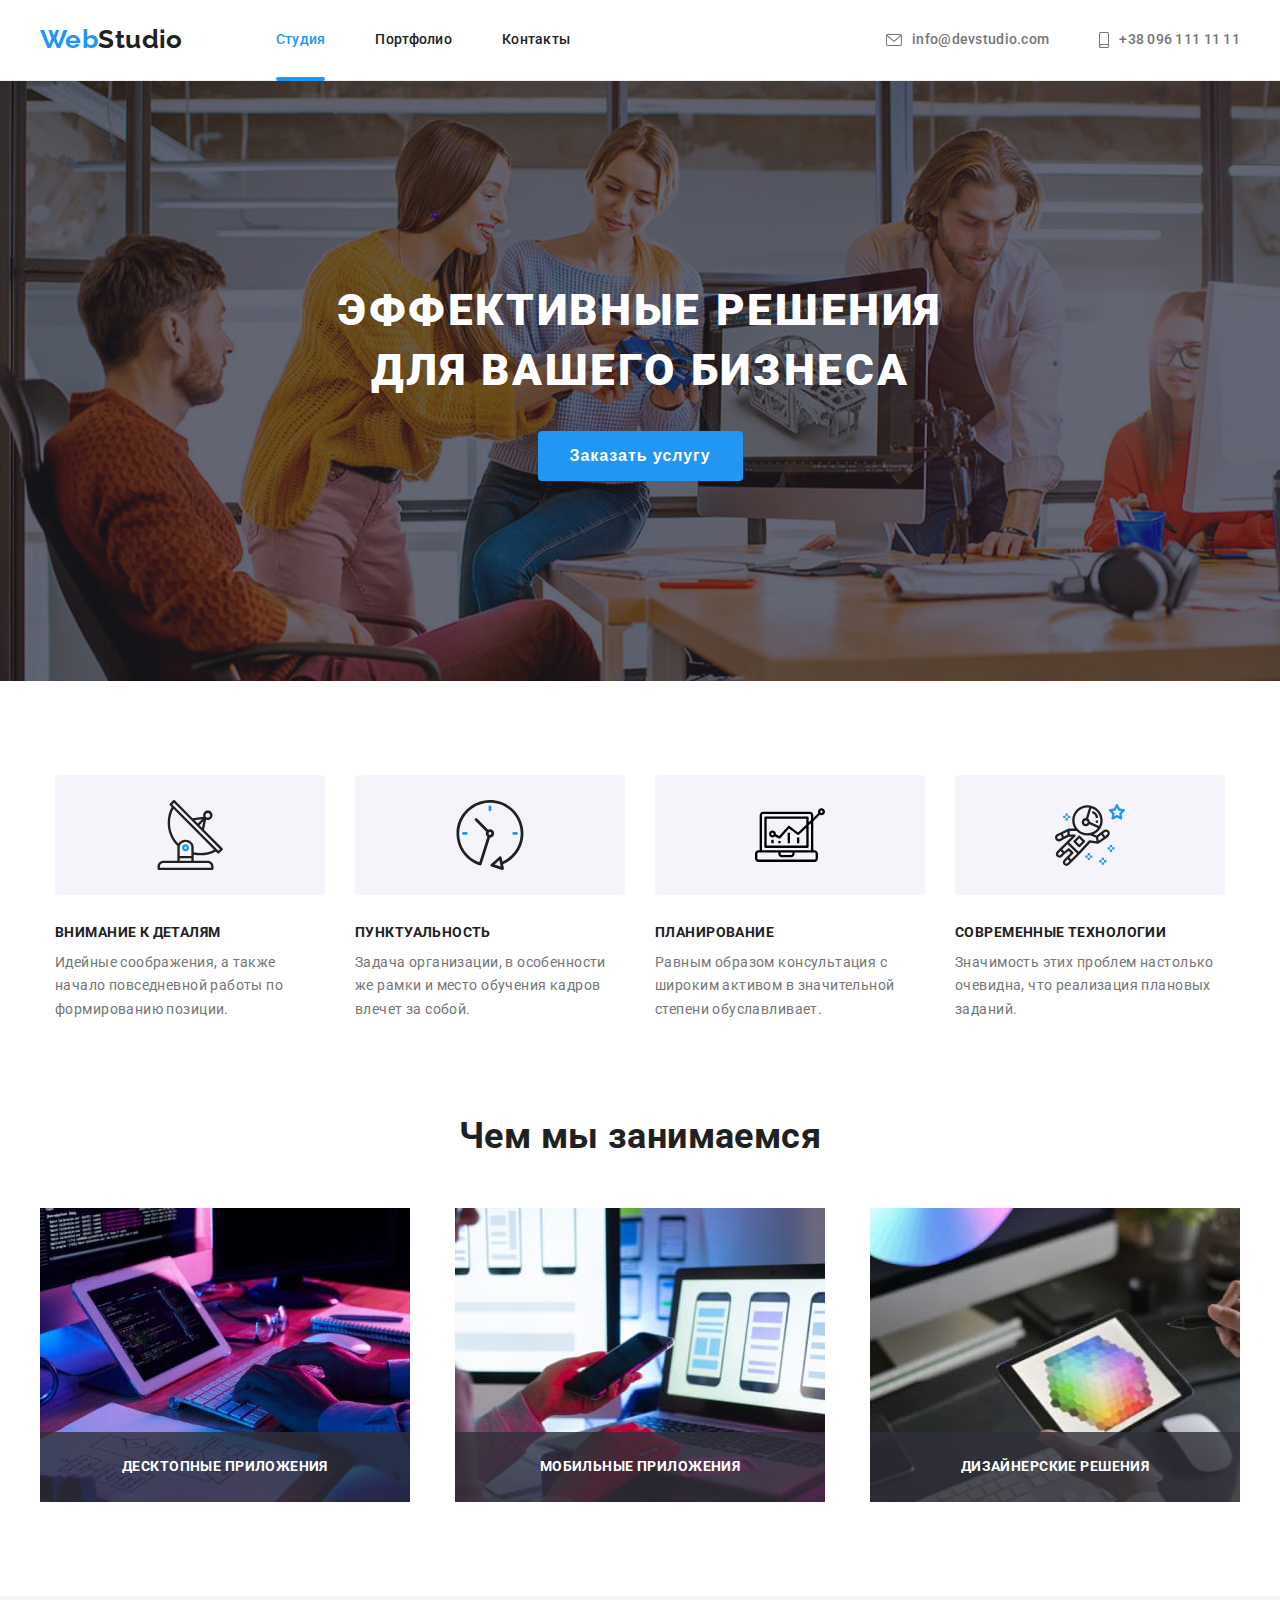
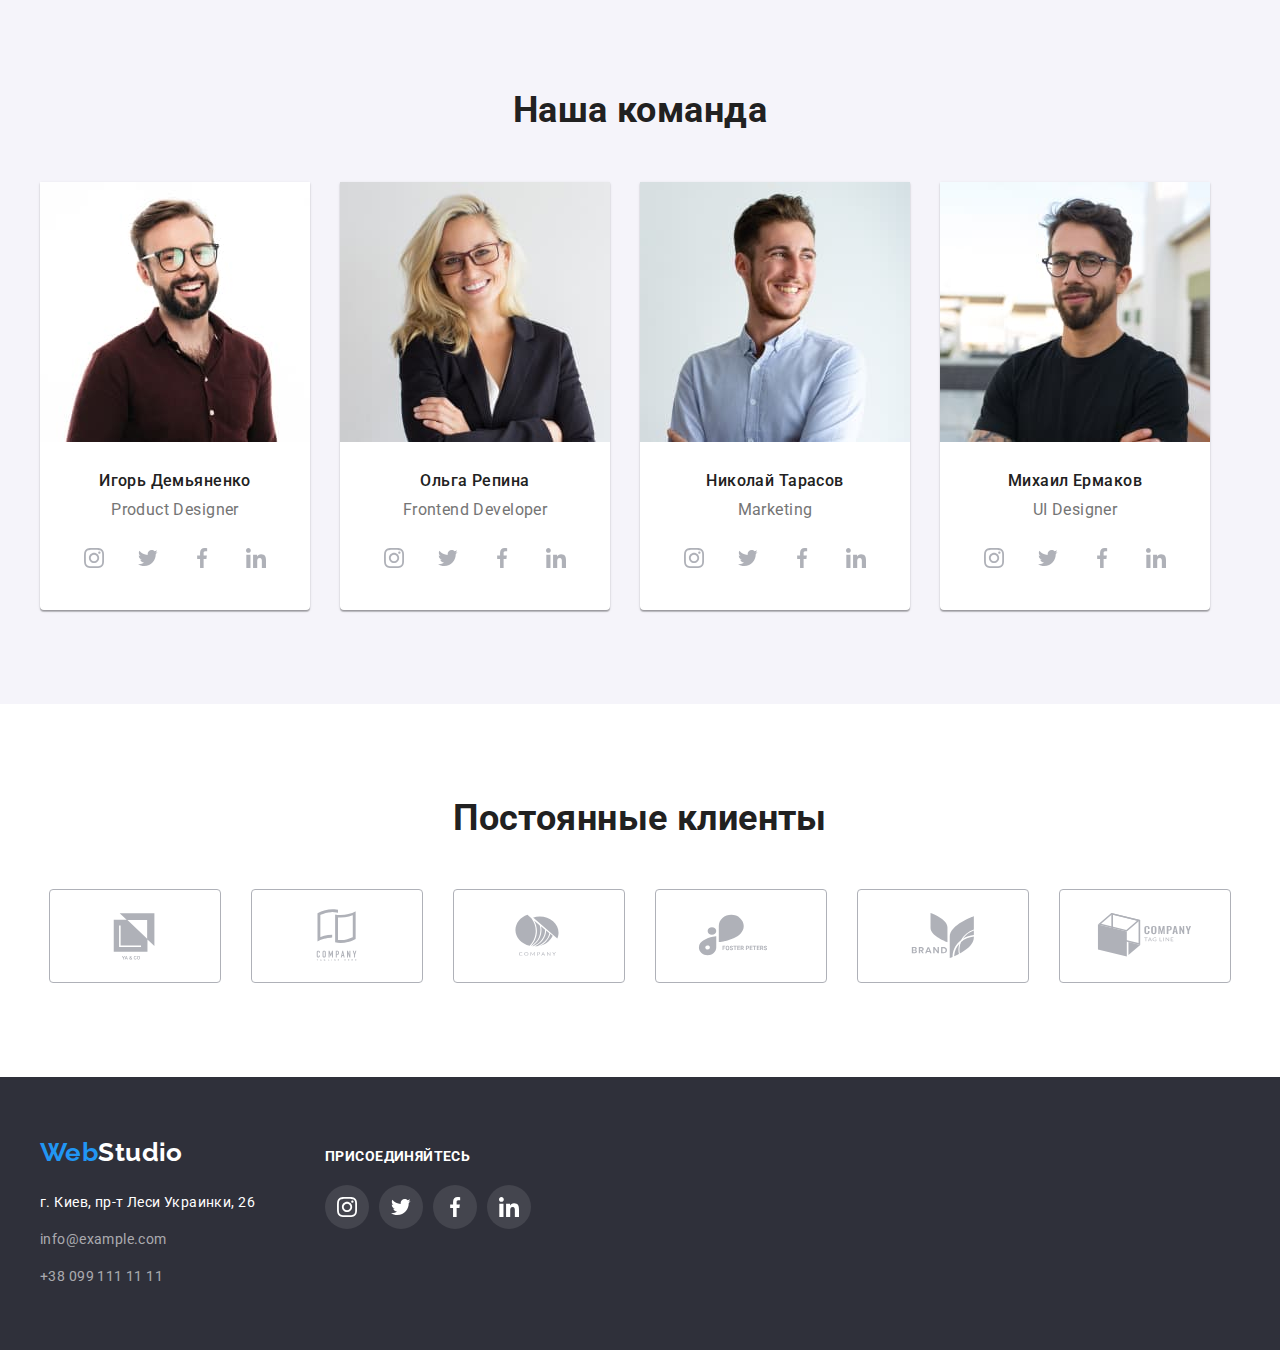
<file: index.html>
<!DOCTYPE html>
<html lang="ru">
  <head>
    <meta charset="UTF-8" />
    <meta http-equiv="X-UA-Compatible" content="IE=edge" />
    <meta name="viewport" content="width=device-width, initial-scale=1.0" />
    <title>Студия</title>
    <link rel="preconnect" href="https://fonts.googleapis.com" />
    <link rel="preconnect" href="https://fonts.gstatic.com" crossorigin />
    <link
      href="https://fonts.googleapis.com/css2?family=Raleway:wght@700&family=Roboto:wght@400;500;700;900&display=swap"
      rel="stylesheet"
    />
    <link
      rel="stylesheet"
      href="https://cdnjs.cloudflare.com/ajax/libs/modern-normalize/1.1.0/modern-normalize.min.css"
      integrity="sha512-wpPYUAdjBVSE4KJnH1VR1HeZfpl1ub8YT/NKx4PuQ5NmX2tKuGu6U/JRp5y+Y8XG2tV+wKQpNHVUX03MfMFn9Q=="
      crossorigin="anonymous"
      referrerpolicy="no-referrer"
    />
    <link rel="stylesheet" href="./css/styles.css" />
  </head>
  <body>
    <!-- шапка сайта -->

    <header class="header">
      <div class="container">
        <nav class="main-nav">
          <a href="index.html" class="logo-header"
            >Web<span class="slogo">Studio</span></a
          >
          <ul class="site-nav">
            <li class="item">
              <a href="index.html" class="link current">Студия</a>
            </li>
            <li class="item">
              <a href="portfolio.html" class="link">Портфолио</a>
            </li>
            <li class="item"><a href="#" class="link">Контакты</a></li>
          </ul>
          <ul class="auth-nav">
            <li class="item">
              <a href="mailto:info@devstudio.com" class="link">
                <svg class="mail-icon" width="16" height="12">
                  <use href="./images/symbol-defs.svg#icon-mail"></use>
                </svg>
                info@devstudio.com</a
              >
            </li>
            <li class="item">
              <a href="tel:+380961111111" class="link">
                <svg class="phone-icon" width="10" height="16">
                  <use href="./images/symbol-defs.svg#icon-phone"></use>
                </svg>
                +38 096 111 11 11</a
              >
            </li>
          </ul>
        </nav>
      </div>
    </header>

    <main>
      <!-- герой -->
      <section class="hero">
        <div class="container">
          <h1 class="hero-title">Эффективные решения для вашего бизнеса</h1>
          <button data-modal-open type="button" class="hero-button">
            Заказать услугу
          </button>
        </div>
      </section>
      <section class="section recital">
        <div class="container">
          <h2 hidden>Особенности</h2>
          <ul class="peculiarities">
            <li class="peculiarities-list">
              <div class="peculiarities-block">
                <div class="peculiarities-picture">
                  <svg class="peculiarities-icon" width="70" height="70">
                    <use href="./images/symbol-defs.svg#icon-antena"></use>
                  </svg>
                </div>
                <h3 class="section-features">Внимание к деталям</h3>
                <p class="features-description">
                  Идейные соображения, а также начало повседневной работы по
                  формированию позиции.
                </p>
              </div>
            </li>
            <li class="peculiarities-list">
              <div class="peculiarities-block">
                <div class="peculiarities-picture">
                  <svg class="peculiarities-icon" width="70" height="70">
                    <use href="./images/symbol-defs.svg#icon-clok"></use>
                  </svg>
                </div>
                <h3 class="section-features">Пунктуальность</h3>
                <p class="features-description">
                  Задача организации, в особенности же рамки и место обучения
                  кадров влечет за собой.
                </p>
              </div>
            </li>

            <li class="peculiarities-list">
              <div class="peculiarities-block">
                <div class="peculiarities-picture">
                  <svg class="peculiarities-icon" width="70" height="70">
                    <use href="./images/symbol-defs.svg#icon-diagram"></use>
                  </svg>
                </div>
                <h3 class="section-features">Планирование</h3>
                <p class="features-description">
                  Равным образом консультация с широким активом в значительной
                  степени обуславливает.
                </p>
              </div>
            </li>
            <li class="peculiarities-list">
              <div class="peculiarities-block">
                <div class="peculiarities-picture">
                  <svg class="peculiarities-icon" width="70" height="70">
                    <use href="./images/symbol-defs.svg#icon-astro"></use>
                  </svg>
                </div>
                <h3 class="section-features">Современные технологии</h3>
                <p class="features-description">
                  Значимость этих проблем настолько очевидна, что реализация
                  плановых заданий.
                </p>
              </div>
            </li>
          </ul>
        </div>
      </section>
      <section class="section">
        <div class="container">
          <h2 class="section-title">Чем мы занимаемся</h2>
          <ul class="work-examples">
            <li>
              <div class="example-thumb">
                <img
                  class="example-photo"
                  src="./images/dev1.jpg"
                  width="370"
                  alt="Программист пишет код"
                />
                <p class="description">Десктопные приложения</p>
              </div>
            </li>

            <li>
              <div class="example-thumb">
                <img
                  class="example-photo"
                  src="./images/dev2.jpg"
                  width="370"
                  alt="создание интерфейса"
                />

                <p class="description">Мобильные приложения</p>
              </div>
            </li>

            <li>
              <div class="example-thumb">
                <img
                  class="example-photo"
                  src="./images/dev3.jpg"
                  width="370"
                  alt="работа с цветом"
                />
                <p class="description">Дизайнерские решения</p>
              </div>
            </li>
          </ul>
        </div>
      </section>
      <section class="section section-team">
        <div class="container">
          <h2 class="section-crew">Наша команда</h2>
          <ul class="team-crew">
            <li class="crew">
              <img
                class="example-photo"
                src="./images/t1.jpg"
                width="270"
                alt="фото игорь"
              />
              <h3 class="crew-title">Игорь Демьяненко</h3>
              <p class="crew-description">Product Designer</p>
              <div class="icon-media-list">
                <a href="#" class="media-icons">
                  <svg class="insta-icon" width="20" height="20">
                    <use href="./images/symbol-defs.svg#icon-insta"></use>
                  </svg>
                </a>
                <a href="#" class="media-icons">
                  <svg class="insta-icon" width="20" height="20">
                    <use href="./images/symbol-defs.svg#icon-twit"></use>
                  </svg>
                </a>
                <a href="#" class="media-icons">
                  <svg class="insta-icon" width="20" height="20">
                    <use href="./images/symbol-defs.svg#icon-face"></use>
                  </svg>
                </a>
                <a href="#" class="media-icons">
                  <svg class="insta-icon" width="20" height="20">
                    <use href="./images/symbol-defs.svg#icon-link"></use>
                  </svg>
                </a>
              </div>
            </li>
            <li class="crew">
              <img
                class="example-photo"
                src="./images/t2.jpg"
                width="270"
                alt="фото ольга"
              />
              <h3 class="crew-title">Ольга Репина</h3>
              <p class="crew-description">Frontend Developer</p>
              <div class="icon-media-list">
                <a href="#" class="media-icons">
                  <svg class="insta-icon" width="20" height="20">
                    <use href="./images/symbol-defs.svg#icon-insta"></use>
                  </svg>
                </a>
                <a href="#" class="media-icons">
                  <svg class="insta-icon" width="20" height="20">
                    <use href="./images/symbol-defs.svg#icon-twit"></use>
                  </svg>
                </a>
                <a href="#" class="media-icons">
                  <svg class="insta-icon" width="20" height="20">
                    <use href="./images/symbol-defs.svg#icon-face"></use>
                  </svg>
                </a>
                <a href="#" class="media-icons">
                  <svg class="insta-icon" width="20" height="20">
                    <use href="./images/symbol-defs.svg#icon-link"></use>
                  </svg>
                </a>
              </div>
            </li>
            <li class="crew">
              <img
                class="example-photo"
                src="./images/t3.jpg"
                width="270"
                alt="фото николай"
              />
              <h3 class="crew-title">Николай Тарасов</h3>
              <p class="crew-description">Marketing</p>
              <div class="icon-media-list">
                <a href="#" class="media-icons">
                  <svg class="insta-icon" width="20" height="20">
                    <use href="./images/symbol-defs.svg#icon-insta"></use>
                  </svg>
                </a>
                <a href="#" class="media-icons">
                  <svg class="insta-icon" width="20" height="20">
                    <use href="./images/symbol-defs.svg#icon-twit"></use>
                  </svg>
                </a>
                <a href="#" class="media-icons">
                  <svg class="insta-icon" width="20" height="20">
                    <use href="./images/symbol-defs.svg#icon-face"></use>
                  </svg>
                </a>
                <a href="#" class="media-icons">
                  <svg class="insta-icon" width="20" height="20">
                    <use href="./images/symbol-defs.svg#icon-link"></use>
                  </svg>
                </a>
              </div>
            </li>
            <li class="crew">
              <img
                class="example-photo"
                src="./images/t4.jpg"
                width="270"
                alt="фото михаил"
              />
              <h3 class="crew-title">Михаил Ермаков</h3>
              <p class="crew-description">UI Designer</p>
              <div class="icon-media-list">
                <a href="#" class="media-icons">
                  <svg class="insta-icon" width="20" height="20">
                    <use href="./images/symbol-defs.svg#icon-insta"></use>
                  </svg>
                </a>
                <a href="#" class="media-icons">
                  <svg class="insta-icon" width="20" height="20">
                    <use href="./images/symbol-defs.svg#icon-twit"></use>
                  </svg>
                </a>
                <a href="#" class="media-icons">
                  <svg class="insta-icon" width="20" height="20">
                    <use href="./images/symbol-defs.svg#icon-face"></use>
                  </svg>
                </a>
                <a href="#" class="media-icons">
                  <svg class="insta-icon" width="20" height="20">
                    <use href="./images/symbol-defs.svg#icon-link"></use>
                  </svg>
                </a>
              </div>
            </li>
          </ul>
        </div>
      </section>
      <section class="section">
        <div class="container">
          <h2 class="section-loyal">Постоянные клиенты</h2>
          <ul class="loyal-list">
            <li class="loyal-list-item">
              <a class="loyal-link" href="#">
                <svg class="loyal-icon" width="106" height="60">
                  <use href="./images/symbol-defs.svg#icon-yako"></use>
                </svg>
              </a>
            </li>
            <li class="loyal-list-item">
              <a class="loyal-link" href=""
                ><svg class="loyal-icon" width="106" height="60">
                  <use href="./images/symbol-defs.svg#icon-win"></use>
                </svg>
              </a>
            </li>
            <li class="loyal-list-item">
              <a class="loyal-link" href=""
                ><svg class="loyal-icon" width="106" height="60">
                  <use href="./images/symbol-defs.svg#icon-company"></use>
                </svg>
              </a>
            </li>
            <li class="loyal-list-item">
              <a class="loyal-link" href=""
                ><svg class="loyal-icon" width="106" height="60">
                  <use href="./images/symbol-defs.svg#icon-foster"></use>
                </svg>
              </a>
            </li>
            <li class="loyal-list-item">
              <a class="loyal-link" href=""
                ><svg class="loyal-icon" width="106" height="60">
                  <use href="./images/symbol-defs.svg#icon-brand"></use>
                </svg>
              </a>
            </li>
            <li class="loyal-list-item">
              <a class="loyal-link" href=""
                ><svg class="loyal-icon" width="106" height="60">
                  <use href="./images/symbol-defs.svg#icon-box"></use>
                </svg>
              </a>
            </li>
          </ul>
        </div>
      </section>
    </main>
    <footer class="underground">
      <div class="container main-footer">
        <div class="main-adress">
          <a href="#" class="logo-footer"
            >Web<span class="slogo-footer">Studio</span></a
          >
          <address>
            <ul class="adress-list">
              <li class="footer-contact">
                <a
                  href="https://goo.gl/maps/kv4M4T3cow1a3KDr5"
                  class="footeradress"
                  >г. Киев, пр-т Леси Украинки, 26</a
                >
              </li>
              <li class="footer-contact">
                <a href="mailto:info@example.com" class="footermail"
                  >info@example.com</a
                >
              </li>
              <li class="footer-contact">
                <a href="tel:+380991111111" class="footerphone"
                  >+38 099 111 11 11</a
                >
              </li>
            </ul>
          </address>
        </div>
        <div class="social-link-footer">
          <h2 class="footer-social-title">присоединяйтесь</h2>
          <ul class="footer-social-list">
            <li class="footer-social-item">
              <a class="footer-social-link" href="#">
                <svg class="footer-social-icon" width="20" height="20">
                  <use href="./images/symbol-defs.svg#icon-insta"></use>
                </svg>
              </a>
            </li>
            <li class="footer-social-item">
              <a class="footer-social-link" href="#">
                <svg class="footer-social-icon" width="20" height="20">
                  <use href="./images/symbol-defs.svg#icon-twit"></use>
                </svg>
              </a>
            </li>
            <li class="footer-social-item">
              <a class="footer-social-link" href="#">
                <svg class="footer-social-icon" width="20" height="20">
                  <use href="./images/symbol-defs.svg#icon-face"></use>
                </svg>
              </a>
            </li>
            <li class="footer-social-item">
              <a class="footer-social-link" href="#">
                <svg class="footer-social-icon" width="20" height="20">
                  <use href="./images/symbol-defs.svg#icon-link"></use>
                </svg>
              </a>
            </li>
          </ul>
        </div>
      </div>
    </footer>
    <div class="backdrop is-hidden" data-modal>
      <div class="modal">
        <button class="modal-close" type="button" data-modal-close>
          <svg class="close-icon" width="18" height="18">
            <use href="./images/symbol-defs.svg#icon-close"></use>
          </svg>
        </button>
      </div>
    </div>
    <script src="./js/modal.js"></script>
  </body>
</html>
</file>
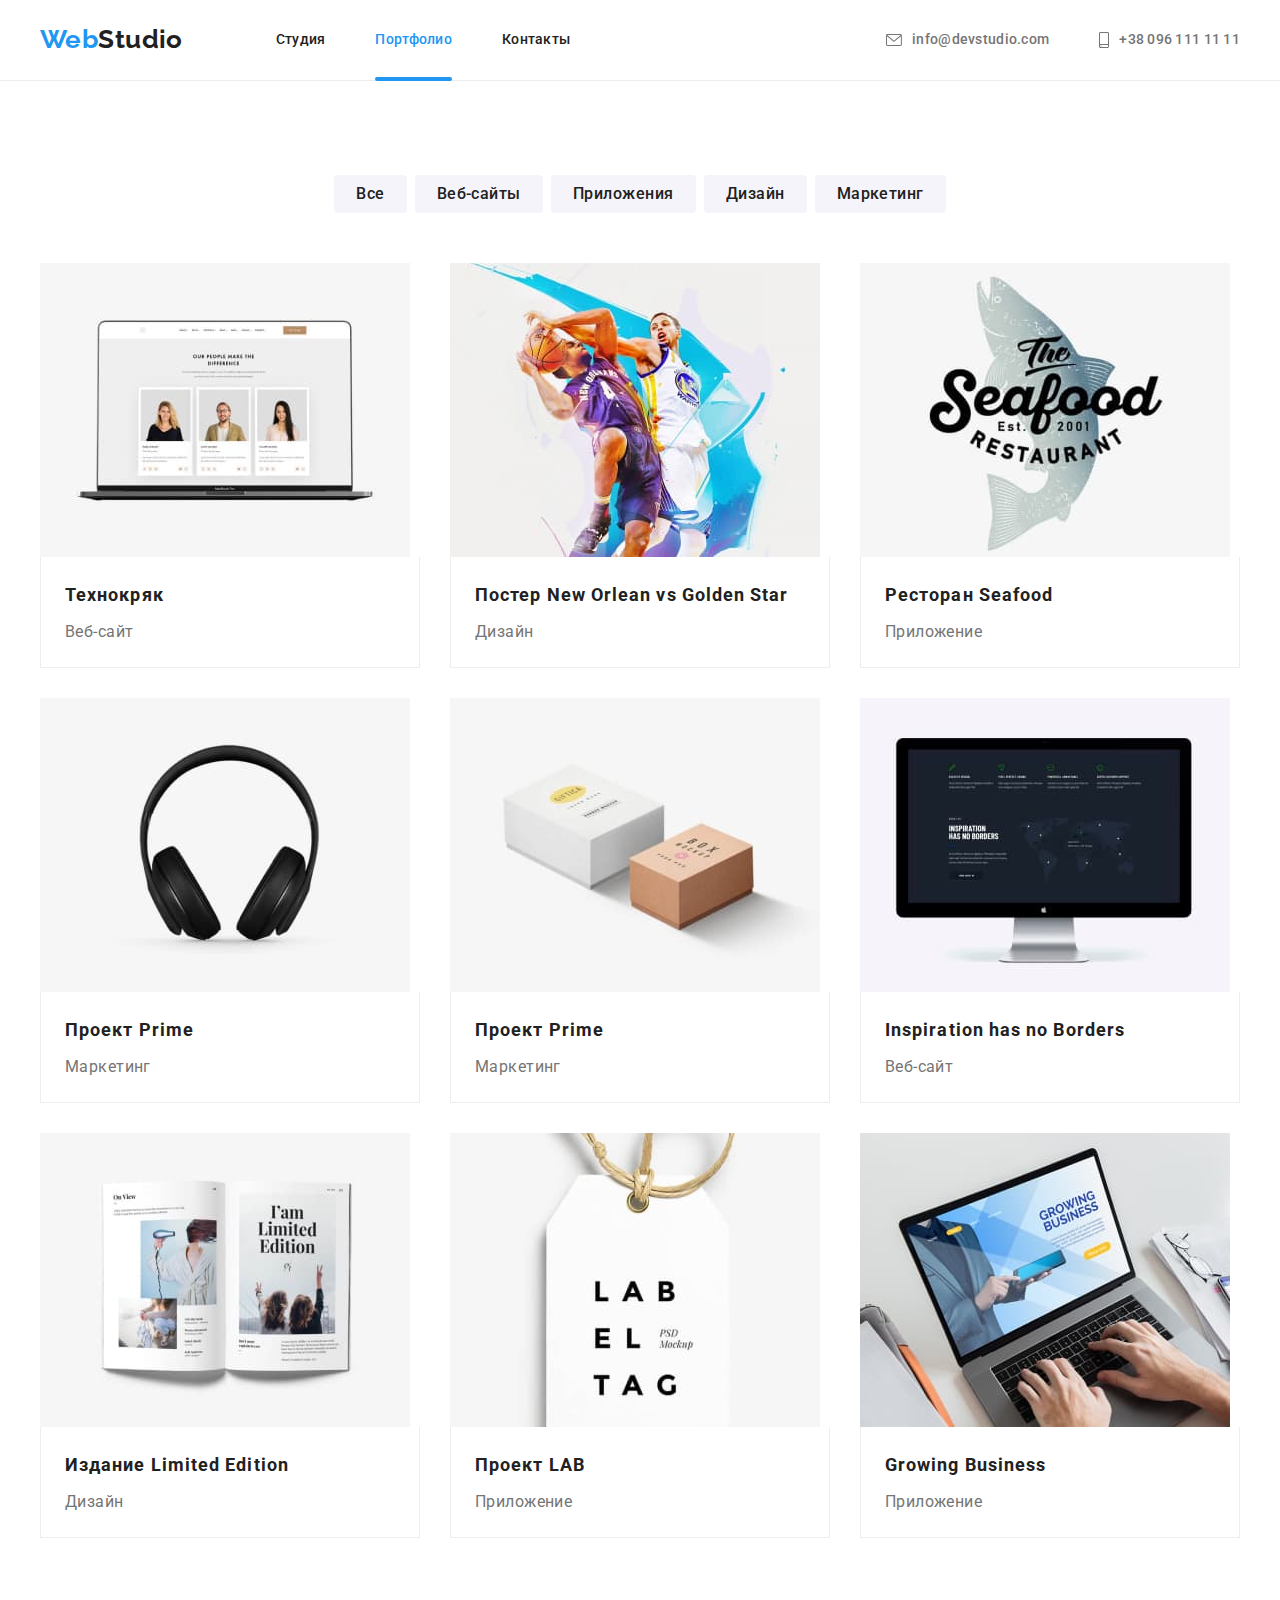
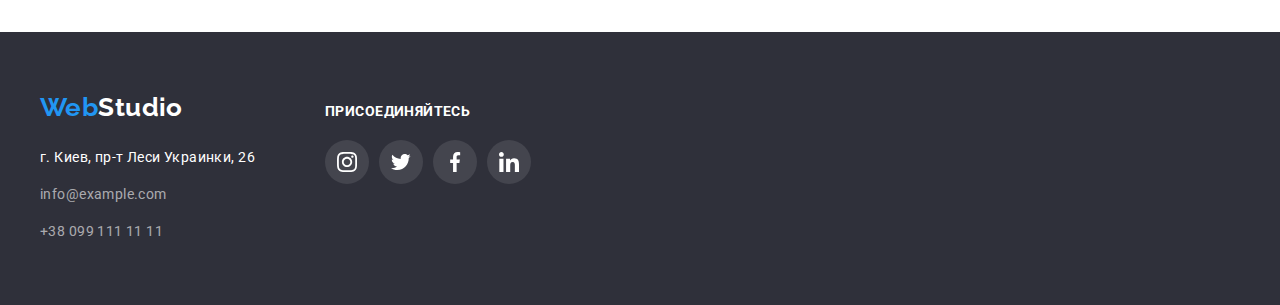
<file: portfolio.html>
<!DOCTYPE html>
<html lang="ru">
  <head>
    <meta charset="UTF-8" />
    <meta http-equiv="X-UA-Compatible" content="IE=edge" />
    <meta name="viewport" content="width=device-width, initial-scale=1.0" />
    <title>Студия</title>
    <link rel="preconnect" href="https://fonts.googleapis.com" />
    <link rel="preconnect" href="https://fonts.gstatic.com" crossorigin />
    <link
      href="https://fonts.googleapis.com/css2?family=Raleway:wght@700&family=Roboto:wght@400;500;700;900&display=swap"
      rel="stylesheet"
    />
    <link
      rel="stylesheet"
      href="https://cdnjs.cloudflare.com/ajax/libs/modern-normalize/1.1.0/modern-normalize.min.css"
      integrity="sha512-wpPYUAdjBVSE4KJnH1VR1HeZfpl1ub8YT/NKx4PuQ5NmX2tKuGu6U/JRp5y+Y8XG2tV+wKQpNHVUX03MfMFn9Q=="
      crossorigin="anonymous"
      referrerpolicy="no-referrer"
    />
    <link rel="stylesheet" href="./css/styles.css" />
  </head>
  <body>
    <!-- шапка сайта -->

    <header class="header">
      <div class="container">
        <nav class="main-nav">
          <a href="index.html" class="logo-header"
            >Web<span class="slogo">Studio</span></a
          >
          <ul class="site-nav">
            <li class="item">
              <a href="index.html" class="link">Студия</a>
            </li>
            <li class="item">
              <a href="portfolio.html" class="link current">Портфолио</a>
            </li>
            <li class="item"><a href="#" class="link">Контакты</a></li>
          </ul>
          <ul class="auth-nav">
            <li class="item">
              <a href="mailto:info@devstudio.com" class="link">
                <svg class="mail-icon" width="16" height="12">
                  <use href="./images/symbol-defs.svg#icon-mail"></use>
                </svg>
                info@devstudio.com</a
              >
            </li>
            <li class="item">
              <a href="tel:+380961111111" class="link">
                <svg class="phone-icon" width="10" height="16">
                  <use href="./images/symbol-defs.svg#icon-phone"></use>
                </svg>
                +38 096 111 11 11</a
              >
            </li>
          </ul>
        </nav>
      </div>
    </header>

    <main>
      <!-- первая секция -->
      <section class="section">
        <div class="container">
          <h1 hidden>Кнопки фильтра портфолио</h1>
          <ul class="button-list">
            <li class="button">
              <button type="button" class="button-title">Все</button>
            </li>
            <li class="button">
              <button type="button" class="button-title">Веб-сайты</button>
            </li>
            <li class="button">
              <button type="button" class="button-title">Приложения</button>
            </li>
            <li class="button">
              <button type="button" class="button-title">Дизайн</button>
            </li>
            <li class="button">
              <button type="button" class="button-title">Маркетинг</button>
            </li>
          </ul>

          <ul class="card-list">
            <li class="card">
              <a href="#" class="card-link">
                <div class="card-box">
                  <div class="card-thumb">
                    <img
                      src="./images/p1.jpg"
                      alt="Ноутбук"
                      width="370"
                      height="294"
                    />
                    <p class="card-overlay">
                      Ресурс предлагает комплексные предложения с разным уровнем
                      функционала и сервисов. Все это позволит посетителю
                      получить исчерпывающие сведения о компании или частном
                      лице.
                    </p>
                  </div>
                  <div class="card-block">
                    <h2 class="example-title">Технокряк</h2>
                    <p class="example-descritrion">Веб-сайт</p>
                  </div>
                </div></a
              >
            </li>
            <li class="card">
              <a href="#" class="card-link">
                <div class="card-box">
                  <div class="card-thumb">
                    <img
                      src="./images/p2.jpg"
                      alt="баскетболл"
                      width="370"
                      height="294"
                    />
                    <p class="card-overlay">
                      Ресурс предлагает комплексные предложения с разным уровнем
                      функционала и сервисов. Все это позволит посетителю
                      получить исчерпывающие сведения о компании или частном
                      лице.
                    </p>
                  </div>
                  <div class="card-block">
                    <h2 class="example-title">
                      Постер New Orlean vs Golden Star
                    </h2>
                    <p class="example-descritrion">Дизайн</p>
                  </div>
                </div></a
              >
            </li>
            <li class="card">
              <a href="#" class="card-link">
                <div class="card-box">
                  <div class="card-thumb">
                    <img
                      src="./images/p3.jpg"
                      alt="рыба"
                      width="370"
                      height="294"
                    />
                    <p class="card-overlay">
                      Ресурс предлагает комплексные предложения с разным уровнем
                      функционала и сервисов. Все это позволит посетителю
                      получить исчерпывающие сведения о компании или частном
                      лице.
                    </p>
                  </div>
                  <div class="card-block">
                    <h2 class="example-title">Ресторан Seafood</h2>
                    <p class="example-descritrion">Приложение</p>
                  </div>
                </div>
              </a>
            </li>
            <li class="card">
              <a href="#" class="card-link">
                <div class="card-box">
                  <div class="card-thumb">
                    <img
                      src="./images/p4.jpg"
                      alt="наушники"
                      width="370"
                      height="294"
                    />
                    <p class="card-overlay">
                      Ресурс предлагает комплексные предложения с разным уровнем
                      функционала и сервисов. Все это позволит посетителю
                      получить исчерпывающие сведения о компании или частном
                      лице.
                    </p>
                  </div>
                  <div class="card-block">
                    <h2 class="example-title">Проект Prime</h2>
                    <p class="example-descritrion">Маркетинг</p>
                  </div>
                </div></a
              >
            </li>
            <li class="card">
              <a href="#" class="card-link">
                <div class="card-box">
                  <div class="card-thumb">
                    <img
                      src="./images/p5.jpg"
                      alt="коробки"
                      width="370"
                      height="294"
                    />
                    <p class="card-overlay">
                      Ресурс предлагает комплексные предложения с разным уровнем
                      функционала и сервисов. Все это позволит посетителю
                      получить исчерпывающие сведения о компании или частном
                      лице.
                    </p>
                  </div>
                  <div class="card-block">
                    <h2 class="example-title">Проект Prime</h2>
                    <p class="example-descritrion">Маркетинг</p>
                  </div>
                </div></a
              >
            </li>
            <li class="card">
              <a href="#" class="card-link">
                <div class="card-box">
                  <div class="card-thumb">
                    <img
                      src="./images/p6.jpg"
                      alt="моноблок"
                      width="370"
                      height="294"
                    />
                    <p class="card-overlay">
                      Ресурс предлагает комплексные предложения с разным уровнем
                      функционала и сервисов. Все это позволит посетителю
                      получить исчерпывающие сведения о компании или частном
                      лице.
                    </p>
                  </div>
                  <div class="card-block">
                    <h2 class="example-title">Inspiration has no Borders</h2>
                    <p class="example-descritrion">Веб-сайт</p>
                  </div>
                </div></a
              >
            </li>
            <li class="card">
              <a href="#" class="card-link">
                <div class="card-box">
                  <div class="card-thumb">
                    <img
                      src="./images/p7.jpg"
                      alt="книга"
                      width="370"
                      height="294"
                    />
                    <p class="card-overlay">
                      Ресурс предлагает комплексные предложения с разным уровнем
                      функционала и сервисов. Все это позволит посетителю
                      получить исчерпывающие сведения о компании или частном
                      лице.
                    </p>
                  </div>
                  <div class="card-block">
                    <h2 class="example-title">Издание Limited Edition</h2>
                    <p class="example-descritrion">Дизайн</p>
                  </div>
                </div></a
              >
            </li>
            <li class="card">
              <a href="#" class="card-link">
                <div class="card-box">
                  <div class="card-thumb">
                    <img
                      src="./images/p8.jpg"
                      alt="бирка"
                      width="370"
                      height="294"
                    />
                    <p class="card-overlay">
                      Ресурс предлагает комплексные предложения с разным уровнем
                      функционала и сервисов. Все это позволит посетителю
                      получить исчерпывающие сведения о компании или частном
                      лице.
                    </p>
                  </div>
                  <div class="card-block">
                    <h2 class="example-title">Проект LAB</h2>
                    <p class="example-descritrion">Приложение</p>
                  </div>
                </div></a
              >
            </li>
            <li class="card">
              <a href="#" class="card-link">
                <div class="card-box">
                  <div class="card-thumb">
                    <img
                      src="./images/p9.jpg"
                      alt="ноутбук"
                      width="370"
                      height="294"
                    />
                    <p class="card-overlay">
                      Ресурс предлагает комплексные предложения с разным уровнем
                      функционала и сервисов. Все это позволит посетителю
                      получить исчерпывающие сведения о компании или частном
                      лице.
                    </p>
                  </div>
                  <div class="card-block">
                    <h2 class="example-title">Growing Business</h2>
                    <p class="example-descritrion">Приложение</p>
                  </div>
                </div></a
              >
            </li>
          </ul>
        </div>
      </section>
    </main>
    <footer class="underground">
      <div class="container main-footer">
        <div class="main-adress">
          <a href="#" class="logo-footer"
            >Web<span class="slogo-footer">Studio</span></a
          >
          <address>
            <ul class="adress-list">
              <li class="footer-contact">
                <a
                  href="https://goo.gl/maps/kv4M4T3cow1a3KDr5"
                  class="footeradress"
                  >г. Киев, пр-т Леси Украинки, 26</a
                >
              </li>
              <li class="footer-contact">
                <a href="mailto:info@example.com" class="footermail"
                  >info@example.com</a
                >
              </li>
              <li class="footer-contact">
                <a href="tel:+380991111111" class="footerphone"
                  >+38 099 111 11 11</a
                >
              </li>
            </ul>
          </address>
        </div>
        <div class="social-link-footer">
          <h2 class="footer-social-title">присоединяйтесь</h2>
          <ul class="footer-social-list">
            <li class="footer-social-item">
              <a class="footer-social-link" href="#">
                <svg class="footer-social-icon" width="20" height="20">
                  <use href="./images/symbol-defs.svg#icon-insta"></use>
                </svg>
              </a>
            </li>
            <li class="footer-social-item">
              <a class="footer-social-link" href="#">
                <svg class="footer-social-icon" width="20" height="20">
                  <use href="./images/symbol-defs.svg#icon-twit"></use>
                </svg>
              </a>
            </li>
            <li class="footer-social-item">
              <a class="footer-social-link" href="#">
                <svg class="footer-social-icon" width="20" height="20">
                  <use href="./images/symbol-defs.svg#icon-face"></use>
                </svg>
              </a>
            </li>
            <li class="footer-social-item">
              <a class="footer-social-link" href="#">
                <svg class="footer-social-icon" width="20" height="20">
                  <use href="./images/symbol-defs.svg#icon-link"></use>
                </svg>
              </a>
            </li>
          </ul>
        </div>
      </div>
    </footer>
  </body>
</html>
</file>
<file: css/styles.css>
:root {
    --main-color: #757575;
    --sec-color: #212121;
    --accent-color: #2196F3;
    --white-color: #FFFFFF;
    --main-bg-color: #E5E5E5;
    --bc-team: #F5F4FA;
    --footer-contact: rgba(255, 255, 255, 0.6);
    --herofooter-back-color: #2F303A;
    --hero-bgc: #2F303A;
    --second-blue-color: #188CE8;
    --header-border-color: #ECECEC;
    --backdrop-color: rgba(0, 0, 0, 0.2);


}

body {

    background-color: var(--white-color);
    color: var(--main-color);
    font-family: Roboto, sans-serif;
    letter-spacing: 0.03em;
    font-size: 14px;
    margin: 0;
}


h1,
h2,
h3,
h4,
p,
ul {
    margin: 0;
    padding: 0;
}

img {
    display: block;
    max-width: 100%;
    height: auto;
}



.container {
    max-width: 1200px;
    margin-left: auto;
    margin-right: auto;
    /* outline: 1px solid red; */
    padding-left: 15px;
    padding-right: 15px;



}

/* header */

.main-nav {
    align-items: center;
    display: flex;
}

.header {
    border-bottom: 1px solid var(--header-border-color);

    margin-left: auto;
    margin-right: auto;

}

.logo-header {
    color: var(--accent-color);
    text-decoration: none;
    font-family: 'Raleway';
    font-weight: 700;
    font-size: 26px;
    line-height: 1.19;
    padding-top: 24px;
    padding-bottom: 25px;
}

.slogo {
    color: var(--sec-color);

    font-family: 'Raleway';
    font-weight: 700;
    font-size: 26px;
    line-height: 1.19px;
}

/* site navigation */
.site-nav {
    display: flex;
    list-style: none;
    margin-left: 93px;
    padding-left: 0;
}

.site-nav .link {
    display: block;
    padding-top: 32px;
    padding-bottom: 32px;

    color: var(--sec-color);
    text-decoration: none;
    font-weight: 500;
    line-height: 1.14;
    letter-spacing: 0.02em;
    transition: color 250ms cubic-bezier(0.4, 0, 0.2, 1);
}
.site-nav .current{
    color: var(--accent-color);
    position: relative;

}
.site-nav .current::after{
    content: '';
    position: absolute;
    left: 0;
    bottom: -1px;
    width: 100%;
    height: 4px;
    background: var(--accent-color);
    border-radius: 2px;
}



.site-nav .item+.item {
    margin-left: 50px;
}

.site-nav .link:hover,
.site-nav .link:focus {
    color: var(--accent-color);
}

.site-nav .link.current {
    color: var(--accent-color);
}

/* site authentication */
.auth-nav {
    display: flex;
    list-style: none;
    margin-left: auto;

}

.auth-nav .item+.item {
    margin-left: 50px;
}

.auth-nav .link {
    display: block;
    padding-top: 32px;
    padding-bottom: 32px;

    color: var(--main-color);
    text-decoration: none;
    font-weight: 500;
    line-height: 1.14;
    letter-spacing: 0.02em;
    display: flex;
    align-items: center;
    justify-content: center;
    transition: color 250ms cubic-bezier(0.4, 0, 0.2, 1);

}

.mail-icon {
    margin-right: 10px;
    fill: currentColor;
}

.phone-icon {
    margin-right: 10px;
    fill: currentColor;

}

.auth-nav .link:hover,
.auth-nav .link:focus {
    color: var(--accent-color);
}

/* hero */
.hero {
    background-color: var(--hero-bgc);
    background-image: linear-gradient(rgba(47, 48, 58, 0.4), rgba(47, 48, 58, 0.4)), url("../images/heropic.jpg");
    padding-top: 200px;
    padding-bottom: 200px;
    text-align: center;
    max-width: 1600px;
    margin-left: auto;
    margin-right: auto;

}

.hero-title {
    color: var(--white-color);
    font-weight: 900;
    font-size: 44px;
    line-height: 1.36;
    letter-spacing: 0.06em;
    text-transform: uppercase;
    max-width: 696px;
    margin-bottom: 30px;
    margin-left: auto;
    margin-right: auto;
    text-align: center;


}

.hero-button {
    color: var(--white-color);
    background-color: var(--accent-color);
    font-weight: 700;
    font-size: 16px;
    line-height: 1.87;
    letter-spacing: 0.06em;
    cursor: pointer;
    padding-top: 10px;
    padding-bottom: 10px;
    padding-left: 32px;
    padding-right: 32px;
    border-radius: 4px;
    border: none;
    transition: background-color 250ms cubic-bezier(0.4, 0, 0.2, 1);


}

.hero-button:hover,
.hero-button:focus {
    background-color: var(--second-blue-color);
}

/* sections h2 h3 */
.section {
    padding-top: 94px;
    padding-bottom: 94px;
}

.peculiarities-list:not(:last-child) {
    margin-right: 30px;
}

.peculiarities {
    display: flex;
    justify-content: center;
    padding-left: 0;


}

.peculiarities-picture {
    width: 270px;
    height: 120px;
    background-color: rgba(245, 244, 250, 1);
    border-radius: 4px;
    margin-bottom: 30px;
    display: flex;
    justify-content: center;
    align-items: center;
}

.recital {
    padding-bottom: 0;
}

.section-features {
    color: var(--sec-color);
    font-weight: 700;
    line-height: 1.14;
    text-transform: uppercase;
    font-size: inherit;
    margin-bottom: 10px;
    margin-top: 0;
}

.section .features-description {
    line-height: 1.71;
    margin-top: 0;

}

.peculiarities {
    list-style: none;
}

.peculiarities-block {
    display: flex;
    flex-direction: column;
    width: 270px;
}

/* од размеры */

.example-thumb {
    position: relative;
}

.description {
    position: absolute;
        bottom: 0;
        width: 100%;
        height: 70px;
        background-color: rgba(47, 48, 58, 0.8);
        display: flex;
        justify-content: center;
        align-items: center;

    color: var(--white-color);
    font-weight: 700;
    line-height: 1.14;
    
    text-transform: uppercase;
    
}

.section-title {
    color: var(--sec-color);
    font-weight: 700;
    font-size: 36px;
    line-height: 1.16;
    text-align: center;
    margin-bottom: 50px;
}

.work-examples {
    list-style: none;
    display: flex;
    justify-content: space-between;
    padding-left: 0;
    align-items: center;
    padding-left: 0;

}

/* секция команды */
.section-team {
    background-color: var(--bc-team);
    max-width: 1600px;
    margin-left: auto;
    margin-right: auto;

}

.crew {
    background-color: var(--white-color);
    border-radius: 0px 0px 4px 4px;
    box-shadow: 0px 1px 3px rgba(0, 0, 0, 0.12),
        0px 1px 1px rgba(0, 0, 0, 0.14),
        0px 2px 1px rgba(0, 0, 0, 0.2);

}

.team-crew {
    list-style: none;
    display: flex;
    padding-left: 0;

}

.section-crew {
    color: var(--sec-color);
    font-weight: 700;
    font-size: 36px;
    line-height: 1.16;
    text-align: center;
    margin-bottom: 50px;

}

.section-team .crew-title {
    color: var(--sec-color);
    font-weight: 500;
    font-size: 16px;
    line-height: 1.18;
    text-align: center;
    margin-top: 30px;
    margin-bottom: 10px;
}

.section-team .crew-description {
    font-size: 16px;
    line-height: 1.18;
    text-align: center;
    margin-bottom: 16px;
}

.crew:not(:last-child) {
    margin-right: 30px;
}

.icon-media-list {
    display: flex;
    align-items: center;
    justify-content: center;
    margin-bottom: 30px;

}

.media-icons:not(:last-child) {
    margin-right: 10px;

}

.icon-media-list .media-icons {
    width: 44px;
    height: 44px;

    display: flex;
    align-items: center;
    justify-content: center;
    border-radius: 50%;
    color: rgba(175, 177, 184, 1);
    transition: color 250ms cubic-bezier(0.4, 0, 0.2, 1),
        background-color 250ms cubic-bezier(0.4, 0, 0.2, 1);
}

.media-icons:hover,
.media-icons:focus {
    background-color: var(--accent-color);
    color: var(--white-color);
}

.media-icons .insta-icon {
    fill: currentColor;
}

/* loyal clients sections */
.section-loyal {
    color: var(--sec-color);
    font-weight: 700;
    font-size: 36px;
    line-height: 1.16;
    text-align: center;
    margin-bottom: 50px;

}

.loyal-list {
    display: flex;
    justify-content: center;
    list-style: none;
    text-align: center;

}

.loyal-list:hover,
.loyal-list:focus {
    color: var(--accent-color);
}

.loyal-link {
    width: 170px;
    height: 92px;
    border-radius: 4px;
    border: 1px solid #AFB1B8;
    display: flex;
    align-items: center;
    justify-content: center;
    transition:color 250ms cubic-bezier(0.4, 0, 0.2, 1),
        background-color 250ms cubic-bezier(0.4, 0, 0.2, 1);
    

}

.loyal-list-item:not(:last-child) {
    margin-right: 30px;

}

.loyal-link .loyal-icon {
    fill: currentColor;
    
}

.loyal-link {
    color: rgba(175, 177, 184, 1);
}

.loyal-link:hover,
.loyal-link:focus {
    color: var(--accent-color);
    border: 1px solid var(--accent-color);

}

/* footer */
.underground {
    max-width: 1600px;
    margin-left: auto;
    margin-right: auto;
}

.footer-social-icon {
    fill: currentColor;
   

}

.footer-social-item:not(:last-child) {
    margin-right: 10px;
}


.footer-social-list {
    display: flex;
    list-style: none;
}

.footer-social-list .footer-social-link {

    transition: background-color 250ms cubic-bezier(0.4, 0, 0.2, 1);
            

    width: 44px;
    height: 44px;
    background-color: rgba(255, 255, 255, 0.1);
    display: flex;

    align-items: center;
    justify-content: center;
    border-radius: 50%;
    color: var(--white-color);
    max-width: 1600px;

}

.footer-social-link:hover {
    background-color: var(--accent-color);

}

.footer-social-title {
    font-weight: 700;
    font-size: 14px;
    line-height: 1.14;
    text-transform: uppercase;
    color: var(--white-color);
    margin-bottom: 20px;
}

.main-adress {
    margin-right: 70px;
}

.main-footer {
    display: flex;
    align-items: baseline;
}

.underground {
    padding: 60px 0;
}

.logo-footer {
    color: var(--accent-color);
    text-decoration: none;
    font-family: 'Raleway';
    font-weight: 700;
    font-size: 26px;
    line-height: 1.19;


}

.footer-contact:not(:first-child) {
    margin-top: 9px;
}

.adress-list {
    list-style: none;
    line-height: 1.71;
    margin-top: 20px;
    

}

.slogo-footer {
    color: var(--white-color);
}


.footer-contact .footeradress {
    color: var(--white-color);
    line-height: 2;
    text-decoration: none;
    font-style: normal;
    transition: color 250ms cubic-bezier(0.4, 0, 0.2, 1);
}

.footeradress:hover,
.footeradress:focus {
    color: var(--accent-color);
}

.footer-contact .footermail {
    line-height: 2;
    text-decoration: none;
    color: var(--footer-contact);
    font-style: normal;
    transition: color 250ms cubic-bezier(0.4, 0, 0.2, 1);
}

.footermail:hover,
.footermail:focus {
    color: var(--accent-color);
}

.footer-contact .footerphone {
    color: var(--footer-contact);
    line-height: 2;
    text-decoration: none;
    font-style: normal;
    transition: color 250ms cubic-bezier(0.4, 0, 0.2, 1);
}

.footerphone:hover,
.footerphone:focus {
    color: var(--accent-color);
}

.underground {
    background-color: var(--hero-bgc);
}

/* portfolio */

.button-list .button+.button {
    margin-left: 8px;

}

.button-list .button-title {
    color: var(--sec-color);
    background-color: var(--bc-team);
    font-family: 'Roboto';
    font-style: normal;
    font-weight: 500;
    font-size: 16px;
    line-height: 1.62;
    text-align: center;
    cursor: pointer;
    border-radius: 4px;
    padding-top: 6px;
    padding-bottom: 6px;
    padding-left: 22px;
    padding-right: 22px;
    letter-spacing: 0.03em;
    border: none;
    transition: color 250ms cubic-bezier(0.4, 0, 0.2, 1),
            background-color 250ms cubic-bezier(0.4, 0, 0.2, 1);
}

.button-list {
    justify-content: center;
    list-style: none;
    display: flex;
    padding-left: 0;
    margin-bottom: 50px;
}

.button-list .button-title:hover,
.button-list .button-title:focus {
    background-color: var(--accent-color);
    color: var(--white-color);
}

/* examples */

.example-title {
    color: var(--sec-color);
    font-weight: 700;
    font-size: 18px;
    line-height: 2;
    letter-spacing: 0.06em;
    margin-bottom: 4px;
}

.example-descritrion {
    font-size: 16px;
    line-height: 1.87;
    color: var(--main-color)
}

.card-list {
    background-color: var(--white-color);
    list-style: none;
    /* border: 1px solid #EEEEEE; */
}

.card-link {
    text-decoration: none;
    transition: box-shadow 250ms cubic-bezier(0.4, 0, 0.2, 1);
}

.card-list {
    display: flex;
    flex-wrap: wrap;
    margin-left: -30px;
    margin-top: -30px;

}

.card {
    flex-basis: calc((100% - 90px) / 3);
    margin-left: 30px;
    margin-top: 30px;
    

}

.card-block {
    padding: 20px 24px;
    border-left: 1px solid #EEEEEE;
    border-right: 1px solid #EEEEEE;
    border-bottom: 1px solid #EEEEEE;
}

.card-link:hover,
.card-link:focus {
    display: block;
    box-shadow: 0px 1px 1px rgba(0, 0, 0, 0.12),
        0px 4px 4px rgba(0, 0, 0, 0.06),
        1px 4px 6px rgba(0, 0, 0, 0.16);
}
.card-thumb{
    position: relative;
    overflow: hidden;
}
.card-overlay{
    position: absolute;
    top:0;
    left:0;
    width: 100%;
    height: 100%;
    background-color: rgba(33, 150, 243, 0.9);
    transform: translatey(100%);
    transition: transform 250ms cubic-bezier(0.4, 0, 0.2, 1);
    padding: 63px 24px;
    font-size: 18px;
    line-height: 1.55;
    color: var(--white-color);
    

}
.card-box:hover .card-overlay{
    transform: translatey(0);

}

/* MODAL WINDOW */

.backdrop {
    position: fixed;
    top: 0;
    left: 0;
    width: 100%;
    height: 100%;
    background-color: var(--backdrop-color);
    transition: opacity 250ms cubic-bezier(0.4, 0, 0.2, 1), visibility 250ms cubic-bezier(0.4, 0, 0.2, 1);
}

.backdrop.is-hidden {
    opacity: 0;
    pointer-events: none;
}

.modal {
    position: absolute;
    background-color: var(--white-color);
    width: 528px;
    height: 581px;
    

    border-radius: 4px;
    box-shadow: 0px 1px 3px rgba(0, 0, 0, 0.12), 0px 1px 1px rgba(0, 0, 0, 0.14), 0px 2px 1px rgba(0, 0, 0, 0.2);

    top: 50%;
    left: 50%;
    transform: translate(-50%, -50%);

}

.modal-close {
    position: absolute;
    top: 8px;
    right: 8px;

    display: flex;
    justify-content: center;
    align-items: center;
    padding: 0;

    width: 30px;
    height: 30px;
    border-radius: 50%;

    background: var(--white-color);
    border: 1px solid rgba(0, 0, 0, 0.1);
    cursor: pointer;
   
}
.close-icon:hover{
    fill: var(--accent-color);
    transition: fill 250ms cubic-bezier(0.4, 0, 0.2, 1);
}
.close-icon{
    transition: fill 250ms cubic-bezier(0.4, 0, 0.2, 1);
}
</file>
